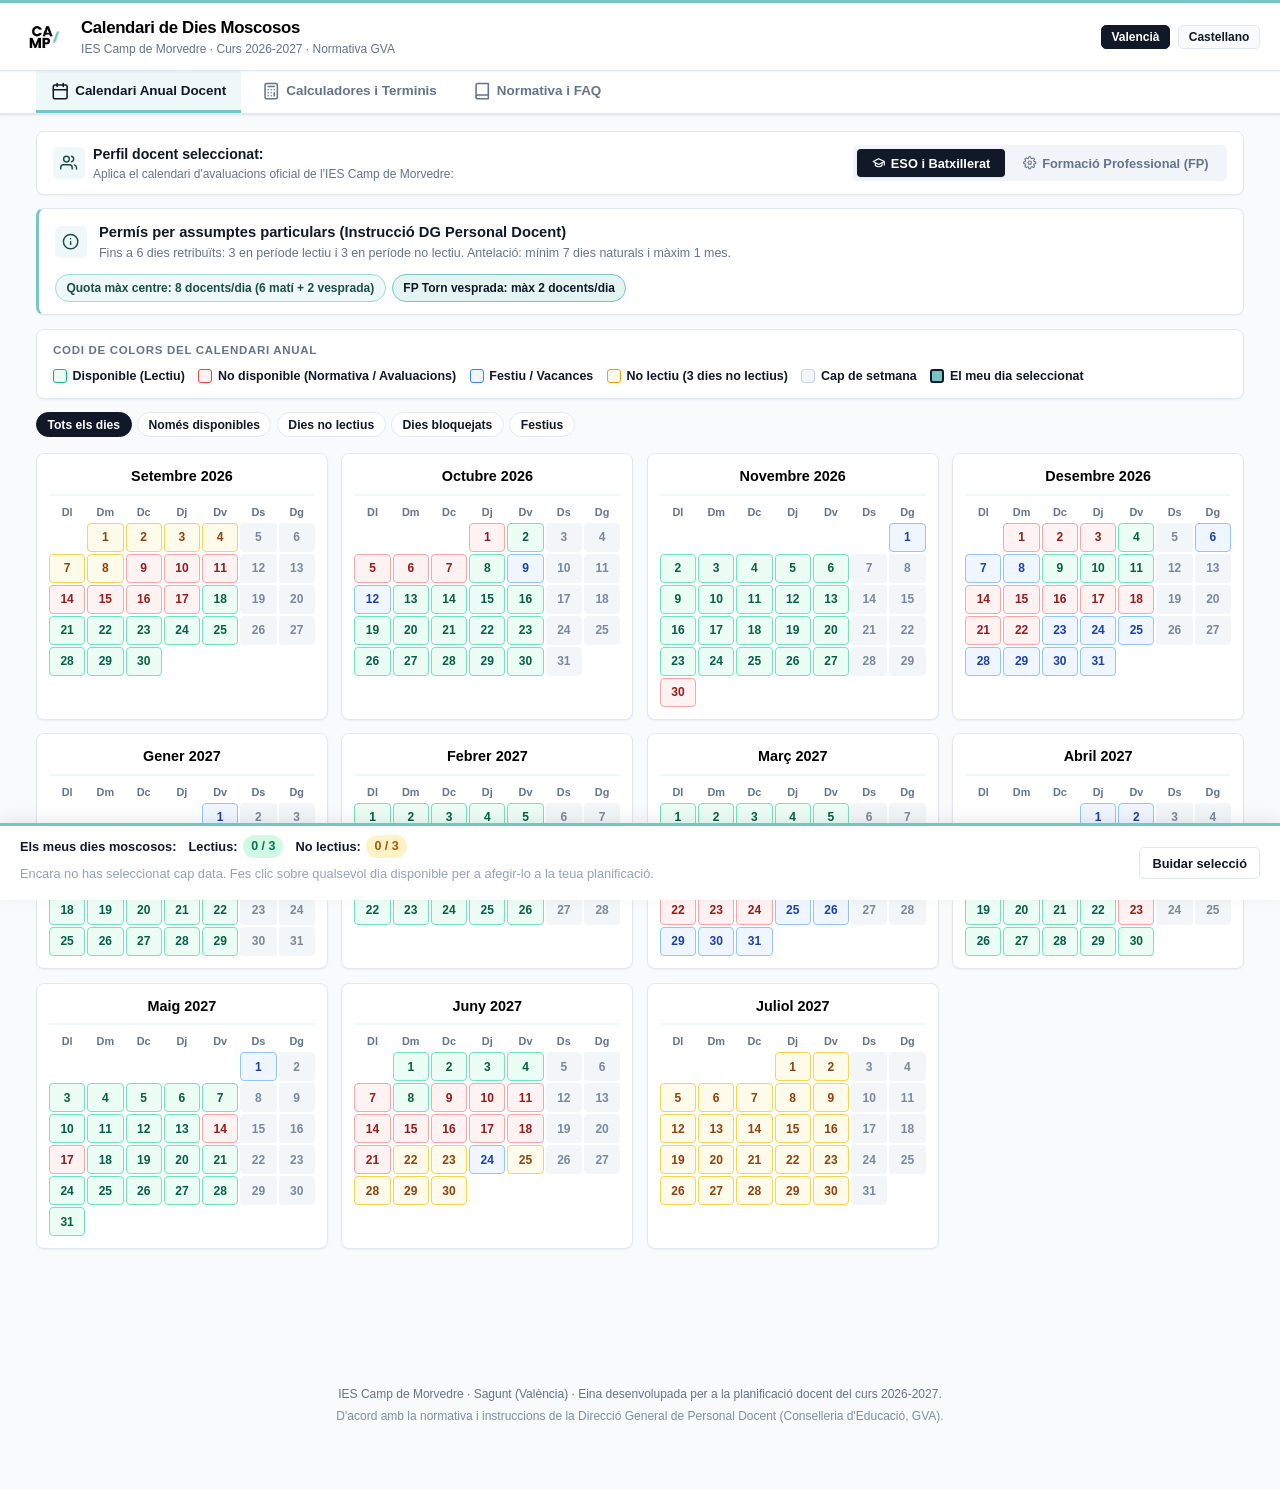
<file: moscosos/index.html>
<!DOCTYPE html>
<html lang="ca">
<head>
  <meta charset="UTF-8">
  <meta name="viewport" content="width=device-width, initial-scale=1.0">
  <title>Calendari de Dies Moscosos · IES Camp de Morvedre</title>
  <meta name="description" content="Calendari interactiu anual de dies de permís per assumptes particulars (dies moscosos) per al professorat de l'IES Camp de Morvedre (Sagunt). Curs 2026-2027 amb avaluacions específiques per a FP i ESO/Batxillerat segons normativa GVA.">
  <meta name="theme-color" content="#008080">
  <meta name="apple-mobile-web-app-title" content="Moscosos Morvedre">
  <meta name="mobile-web-app-capable" content="yes">
  <!-- Open Graph / Rich Previews -->
  <meta property="og:type" content="website">
  <meta property="og:title" content="Calendari de Dies Moscosos · IES Camp de Morvedre">
  <meta property="og:description" content="Planificació de dies de permís per assumptes particulars curs 2026-2027. Normativa GVA, calculadora de terminis i perfils FP / ESO-Batxillerat.">
  <link rel="stylesheet" href="./css/styles.css">
  <link rel="icon" type="image/svg+xml" href="data:image/svg+xml,%3Csvg xmlns='http://www.w3.org/2000/svg' viewBox='0 0 32 32'%3E%3Crect width='32' height='32' rx='6' fill='%23008080'/%3E%3Cpath d='M8 6v4M24 6v4M5 12h22M7 8h18a2 2 0 0 1 2 2v14a2 2 0 0 1-2 2H7a2 2 0 0 1-2-2V10a2 2 0 0 1 2-2z' stroke='%23ffffff' stroke-width='2' stroke-linecap='round' stroke-linejoin='round' fill='none'/%3E%3Ccircle cx='11' cy='17' r='1.5' fill='%23ffffff'/%3E%3Ccircle cx='16' cy='17' r='1.5' fill='%23ffffff'/%3E%3Ccircle cx='21' cy='17' r='1.5' fill='%23ffffff'/%3E%3Ccircle cx='11' cy='22' r='1.5' fill='%23ffffff'/%3E%3Ccircle cx='16' cy='22' r='1.5' fill='%23ffffff'/%3E%3Ccircle cx='21' cy='22' r='1.5' fill='%23ffffff'/%3E%3C/svg%3E">
</head>
<body>

  <!-- Capçalera amb colors i logotip oficial de l'IES Camp de Morvedre -->
  <header class="app-header">
    <div class="header-container">
      <div class="header-brand">
        <div class="header-logo-container">
          <img id="headerLogoImg" src="" alt="IES Camp de Morvedre" class="header-brand-logo">
        </div>
        <div class="header-titles">
          <h1 data-i18n="appTitle">Calendari de Dies Moscosos</h1>
          <p data-i18n="appSubtitle">IES Camp de Morvedre · Curs 2026-2027 · Normativa GVA</p>
        </div>
      </div>
      <div class="header-actions">
        <button type="button" class="lang-btn active" data-lang="val">Valencià</button>
        <button type="button" class="lang-btn" data-lang="es">Castellano</button>
      </div>
    </div>
  </header>

  <!-- Pestanyes de navegació -->
  <nav class="nav-tabs-wrapper no-print">
    <div class="nav-tabs">
      <button type="button" class="nav-tab active" data-target="panel-calendari">
        <span class="nav-tab-icon"><svg class="ui-icon" viewBox="0 0 24 24"><rect x="3" y="4" width="18" height="18" rx="2" ry="2"/><line x1="16" y1="2" x2="16" y2="6"/><line x1="8" y1="2" x2="8" y2="6"/><line x1="3" y1="10" x2="21" y2="10"/></svg></span>
        <span class="nav-tab-label" data-i18n="tabCalendar">Calendari Anual Docent</span>
      </button>
      <button type="button" class="nav-tab" data-target="panel-calculadores">
        <span class="nav-tab-icon"><svg class="ui-icon" viewBox="0 0 24 24"><rect x="4" y="2" width="16" height="20" rx="2"/><line x1="8" y1="6" x2="16" y2="6"/><line x1="16" y1="14" x2="16" y2="18"/><path d="M16 10h.01M12 10h.01M8 10h.01M12 14h.01M8 14h.01M12 18h.01M8 18h.01"/></svg></span>
        <span class="nav-tab-label" data-i18n="tabCalculators">Calculadores i Terminis</span>
      </button>
      <button type="button" class="nav-tab" data-target="panel-normativa">
        <span class="nav-tab-icon"><svg class="ui-icon" viewBox="0 0 24 24"><path d="M4 19.5A2.5 2.5 0 0 1 6.5 17H20"/><path d="M6.5 2H20v20H6.5A2.5 2.5 0 0 1 4 19.5v-15A2.5 2.5 0 0 1 6.5 2z"/></svg></span>
        <span class="nav-tab-label" data-i18n="tabNormative">Normativa i FAQ</span>
      </button>
    </div>
  </nav>

  <!-- Contingut Principal -->
  <main class="main-container">

    <!-- PESTANYA 1: CALENDARI ANUAL DOCENT -->
    <section id="panel-calendari" class="tab-panel active">
      
      <!-- Selector de Perfil Docent (FP vs ESO / Batxillerat) -->
      <div class="profile-selector-card no-print">
        <div class="profile-selector-title">
          <span class="profile-icon-badge">
            <svg class="ui-icon" viewBox="0 0 24 24"><path d="M17 21v-2a4 4 0 0 0-4-4H5a4 4 0 0 0-4 4v2"/><circle cx="9" cy="7" r="4"/><path d="M23 21v-2a4 4 0 0 0-3-3.87"/><path d="M16 3.13a4 4 0 0 1 0 7.75"/></svg>
          </span>
          <div>
            <h3 data-i18n="profileTitle">Perfil docent seleccionat:</h3>
            <p data-i18n="profileSubtitle">Aplica el calendari d'avaluacions oficial de l'IES Camp de Morvedre:</p>
          </div>
        </div>
        <div class="profile-buttons">
          <button type="button" class="profile-btn active" data-profile="eso_bat">
            <svg class="ui-icon ui-icon-btn" viewBox="0 0 24 24"><path d="M22 10v6M2 10l10-5 10 5-10 5z"/><path d="M6 12v5c3 3 9 3 12 0v-5"/></svg>
            <span data-i18n="profileEsoBat">ESO i Batxillerat</span>
          </button>
          <button type="button" class="profile-btn" data-profile="fp">
            <svg class="ui-icon ui-icon-btn" viewBox="0 0 24 24"><circle cx="12" cy="12" r="3"/><path d="M19.4 15a1.65 1.65 0 0 0 .33 1.82l.06.06a2 2 0 0 1 0 2.83 2 2 0 0 1-2.83 0l-.06-.06a1.65 1.65 0 0 0-1.82-.33 1.65 1.65 0 0 0-1 1.51V21a2 2 0 0 1-2 2 2 2 0 0 1-2-2v-.09A1.65 1.65 0 0 0 9 19.4a1.65 1.65 0 0 0-1.82.33l-.06.06a2 2 0 0 1-2.83 0 2 2 0 0 1 0-2.83l.06-.06a1.65 1.65 0 0 0 .33-1.82 1.65 1.65 0 0 0-1.51-1H3a2 2 0 0 1-2-2 2 2 0 0 1 2-2h.09A1.65 1.65 0 0 0 4.6 9a1.65 1.65 0 0 0-.33-1.82l-.06-.06a2 2 0 0 1 0-2.83 2 2 0 0 1 2.83 0l.06.06a1.65 1.65 0 0 0 1.82.33H9a1.65 1.65 0 0 0 1-1.51V3a2 2 0 0 1 2-2 2 2 0 0 1 2 2v.09a1.65 1.65 0 0 0 1 1.51 1.65 1.65 0 0 0 1.82-.33l.06-.06a2 2 0 0 1 2.83 0 2 2 0 0 1 0 2.83l-.06.06a1.65 1.65 0 0 0-.33 1.82V9a1.65 1.65 0 0 0 1.51 1H21a2 2 0 0 1 2 2 2 2 0 0 1-2 2h-.09a1.65 1.65 0 0 0-1.51 1z"/></svg>
            <span data-i18n="profileFp">Formació Professional (FP)</span>
          </button>
        </div>
      </div>

      <!-- Banner informatiu -->
      <div class="info-banner no-print">
        <div class="info-banner-content">
          <div class="info-banner-icon">
            <svg class="ui-icon" viewBox="0 0 24 24"><circle cx="12" cy="12" r="10"/><line x1="12" y1="16" x2="12" y2="12"/><line x1="12" y1="8" x2="12.01" y2="8"/></svg>
          </div>
          <div class="info-banner-text">
            <h3 data-i18n="bannerTitle">Permís per assumptes particulars (Instrucció DG Personal Docent)</h3>
            <p data-i18n="bannerDesc">Fins a 6 dies retribuïts: 3 en període lectiu i 3 en període no lectiu. Antelació: mínim 7 dies naturals i màxim 1 mes.</p>
          </div>
        </div>
        <div class="info-banner-badges">
          <span class="badge-quota" data-i18n="badgeQuotaText">Quota màx centre: 8 docents/dia (6 matí + 2 vesprada)</span>
          <span class="badge-quota" style="background: rgba(116, 197, 195, 0.2); color: #111827; border: 1px solid var(--brand-teal);" data-i18n="badgeQuotaTarde">FP Torn vesprada: màx 2 docents/dia</span>
        </div>
      </div>

      <!-- Llegenda del calendari -->
      <div class="legend-card no-print">
        <div class="legend-title" data-i18n="legendTitle">Codi de colors del calendari anual</div>
        <div class="legend-items">
          <div class="legend-item">
            <div class="legend-color-box disponible"></div>
            <span data-i18n="legDisponible">Disponible (Lectiu)</span>
          </div>
          <div class="legend-item">
            <div class="legend-color-box bloquejat"></div>
            <span data-i18n="legBloquejat">No disponible (Normativa / Avaluacions)</span>
          </div>
          <div class="legend-item">
            <div class="legend-color-box festiu"></div>
            <span data-i18n="legFestiu">Festiu / Vacances</span>
          </div>
          <div class="legend-item">
            <div class="legend-color-box no-lectiu"></div>
            <span data-i18n="legNoLectiu">No lectiu (3 dies no lectius)</span>
          </div>
          <div class="legend-item">
            <div class="legend-color-box cap-de-setmana"></div>
            <span data-i18n="legCapDeSetmana">Cap de setmana</span>
          </div>
          <div class="legend-item">
            <div class="legend-color-box seleccionat"></div>
            <span data-i18n="legSeleccionat">El meu dia seleccionat</span>
          </div>
        </div>
      </div>

      <!-- Barra de filtres ràpids -->
      <div class="calendar-controls no-print">
        <div class="filter-pills">
          <button type="button" class="filter-pill active" data-filter="all" data-i18n="filterAll">Tots els dies</button>
          <button type="button" class="filter-pill" data-filter="disponible" data-i18n="filterAvailable">Només disponibles</button>
          <button type="button" class="filter-pill" data-filter="no-lectiu" data-i18n="filterNoLectius">Dies no lectius</button>
          <button type="button" class="filter-pill" data-filter="no-disponible" data-i18n="filterBlocked">Dies bloquejats</button>
          <button type="button" class="filter-pill" data-filter="festiu" data-i18n="filterHolidays">Festius</button>
        </div>
      </div>

      <!-- VISTA ANUAL COMPLETA (TOTS ELS MESOS) -->
      <div id="yearGridContainer" class="year-view-container"></div>

    </section>

    <!-- PESTANYA 2: CALCULADORES I TERMINIS -->
    <section id="panel-calculadores" class="tab-panel">
      <div class="tool-grid">
        
        <!-- Calculadora de terminis -->
        <div class="tool-card">
          <div class="tool-card-header">
            <span class="tool-icon">
              <svg class="ui-icon" viewBox="0 0 24 24"><circle cx="12" cy="12" r="10"/><polyline points="12 6 12 12 16 14"/></svg>
            </span>
            <h3 class="tool-title" data-i18n="calcTitle1">Calculadora de Finestra de Sol·licitud</h3>
          </div>
          <p style="font-size: 0.85rem; color: var(--gva-text-muted); margin-bottom: 1rem;" data-i18n="calcDesc1">
            Indica el dia que voldries gaudir com a moscós per a saber quan has d'enviar la sol·licitud com a molt tard (mínim 7 dies naturals) i quan s'obri el termini (màxim 1 mes).
          </p>
          <div class="form-group">
            <label class="form-label" for="calcTargetDate" data-i18n="lblTargetDate">Data desitjada per al permís:</label>
            <input type="date" id="calcTargetDate" class="form-input" min="2026-09-01" max="2027-07-31" value="2026-11-16">
          </div>
          <div class="result-card" id="calcWinResult">
            <span style="font-size: 0.85rem; color: #64748b;" data-i18n="calcWinPlaceholder">Tria una data per a veure els terminis d'antelació (mínim 7 dies naturals i màxim 1 mes).</span>
          </div>
        </div>

        <!-- Calculadora de proporcionalitat -->
        <div class="tool-card">
          <div class="tool-card-header">
            <span class="tool-icon">
              <svg class="ui-icon" viewBox="0 0 24 24"><path d="M12 3v18M6 8l6-5 6 5M3 13l3-5 3 5a3 3 0 0 1-6 0zM15 13l3-5 3 5a3 3 0 0 1-6 0z"/><path d="M4 21h16"/></svg>
            </span>
            <h3 class="tool-title" data-i18n="calcTitle2">Calculadora de Proporcionalitat (Interins / Substitucions)</h3>
          </div>
          <p style="font-size: 0.85rem; color: var(--gva-text-muted); margin-bottom: 1rem;" data-i18n="calcDesc2">
            Si no tens nomenament per a tot el curs escolar complet (1 setembre a 31 agost), calcula quants dies et pertoquen proporcionalment.
          </p>
          <div class="form-group">
            <label class="form-label" for="calcStart" data-i18n="lblStartDate">Data d'inici del nomenament:</label>
            <input type="date" id="calcStart" class="form-input" value="2026-10-01">
          </div>
          <div class="form-group">
            <label class="form-label" for="calcEnd" data-i18n="lblEndDate">Data de finalització del nomenament:</label>
            <input type="date" id="calcEnd" class="form-input" value="2027-06-30">
          </div>
          <button type="button" class="btn-primary" id="btnDoCalcProp" style="width: 100%;" data-i18n="btnCalculateProp">
            Calcular dies que em pertoquen
          </button>
          <div class="result-card" id="propResult" style="margin-top: 1rem;"></div>
        </div>

      </div>

      <!-- Contingent de plantilla -->
      <div class="tool-card" style="margin-top: 1.5rem;">
        <div class="tool-card-header">
          <span class="tool-icon">
            <svg class="ui-icon" viewBox="0 0 24 24"><path d="M17 21v-2a4 4 0 0 0-4-4H5a4 4 0 0 0-4 4v2"/><circle cx="9" cy="7" r="4"/><path d="M23 21v-2a4 4 0 0 0-3-3.87"/><path d="M16 3.13a4 4 0 0 1 0 7.75"/></svg>
          </span>
          <h3 class="tool-title" data-i18n="calcTitle3">Taula de Quotes per Plantilla (Ordre Oficial GVA)</h3>
        </div>
        <p style="font-size: 0.9rem; margin-bottom: 1rem;" data-i18n="quotaDesc">
          La concessió està supeditada a les necessitats del servei educatiu. El nombre màxim de docents en el centre als quals podrà concedir-se aquest permís per a un mateix dia lectiu s'ajusta a l'escala oficial de la Conselleria:
        </p>
        <table class="quota-table">
          <thead>
            <tr>
              <th data-i18n="quotaThStaff">Plantilla docent del centre</th>
              <th data-i18n="quotaThMax">Màxim simultani de docents per dia lectiu</th>
            </tr>
          </thead>
          <tbody>
            <tr>
              <td data-i18n="quotaR1Staff">Fins a 20 docents</td>
              <td data-i18n="quotaR1Max">1 docent</td>
            </tr>
            <tr>
              <td data-i18n="quotaR2Staff">De 21 a 40 docents</td>
              <td data-i18n="quotaR2Max">2 docents</td>
            </tr>
            <tr>
              <td data-i18n="quotaR3Staff">De 41 a 60 docents</td>
              <td data-i18n="quotaR3Max">3 docents</td>
            </tr>
            <tr>
              <td data-i18n="quotaR4Staff">De 61 a 80 docents</td>
              <td data-i18n="quotaR4Max">4 docents</td>
            </tr>
            <tr>
              <td data-i18n="quotaR5Staff">Més de 81 docents</td>
              <td data-i18n="quotaR5Max">5 docents</td>
            </tr>
          </tbody>
        </table>
        <div class="alert-box info" style="margin-top: 1rem;" data-i18n-html="quotaCriteria">
          <strong>Criteris oficials de prelació en cas de concurrència per al mateix dia (Resolució 19/10/2026):</strong>
          <p style="margin-top: 0.35rem; margin-bottom: 0.35rem;">Quan el nombre de sol·licituds supere la quota màxima autoritzada per al centre o per torn, l'adjudicació s'ordenarà segons els criteris vinculants següents:</p>
          <ol style="margin-left: 1.25rem; font-size: 0.82rem; line-height: 1.5;">
            <li><strong>Menor nombre de dies gaudits:</strong> Tindrà prioritat qui haja gaudit de menor nombre de dies d'assumptes particulars en el curs escolar actual.</li>
            <li><strong>Antiguitat en el centre:</strong> Major temps de serveis prestats a l'IES Camp de Morvedre (se sumen períodes interromputs).</li>
            <li><strong>Antiguitat en el cos docent:</strong> Major temps de serveis prestats en el cos docent (se sumen períodes interromputs).</li>
            <li><strong>Edat o discapacitat:</strong> Tindre 55 anys o més, o bé tindre reconegut un grau de discapacitat igual o superior al 33%.</li>
            <li><strong>Criteri de desempat subsidiari:</strong> Si persisteix l'empat, s'aplicarà el criteri establert pels òrgans col·legiats del centre (Claustre i Consell Escolar).</li>
          </ol>
        </div>
        <div class="alert-box info" style="margin-top: 0.75rem; border-left: 4px solid var(--brand-teal);" data-i18n-html="quotaTardeNotice">
          <strong><svg class="ui-icon ui-icon-inline" viewBox="0 0 24 24"><path d="M21 10c0 7-9 13-9 13s-9-6-9-13a9 9 0 0 1 18 0z"/><circle cx="12" cy="10" r="3"/></svg>Quota específica de l'IES Camp de Morvedre (Distribució per torns):</strong> Per a la plantilla del centre (entre 141 i 160 docents a 1 de setembre) i atenent a l'organització en dos torns lectius, el contingent màxim és de <strong>8 docents al dia</strong>: <strong>6 docents pel torn de matí</strong> i <strong>2 professors/es pel torn de vesprada</strong> (FP). En cap cas podran coincidir més de 2 docents de vesprada el mateix dia.
        </div>
      </div>
    </section>

    <!-- PESTANYA 3: NORMATIVA I FAQ -->
    <section id="panel-normativa" class="tab-panel">
      
      <div class="tool-card" style="margin-bottom: 2rem;">
        <div class="tool-card-header">
          <span class="tool-icon">
            <svg class="ui-icon" viewBox="0 0 24 24"><path d="M14 2H6a2 2 0 0 0-2 2v16a2 2 0 0 0 2 2h12a2 2 0 0 0 2-2V8z"/><polyline points="14 2 14 8 20 8"/><line x1="16" y1="13" x2="8" y2="13"/><line x1="16" y1="17" x2="8" y2="17"/><polyline points="10 9 9 9 8 9"/></svg>
          </span>
          <h3 class="tool-title" data-i18n="normativeSummaryTitle">Resum de la Normativa Oficial de Dies Moscosos (Instrucció 1/2026 i Resolució 19/10/2026)</h3>
        </div>
        <div style="font-size: 0.925rem; line-height: 1.7; color: var(--gva-text-main);" data-i18n-html="normativeSummaryBody">
          <p><strong>1. Concepte i dies màxims:</strong> Permís retribuït per assumptes particulars sense necessitat de justificació. El professorat disposa de fins a <strong>6 dies per curs escolar</strong> (de l'1 de setembre al 31 d'agost de l'any següent), distribuïts en un màxim de <strong>3 dies en període lectiu</strong> i <strong>3 dies en període no lectiu</strong>.</p>
          <br>
          <p><strong>2. Retribució i pla pedagògic inexcusable:</strong> Els sis dies són amb dret íntegre a retribucions. El docent té l'<strong>obligació d'elaborar i deixar dipositat a la Prefectura d'Estudis un pla d'activitats per a l'alumnat</strong> amb antelació per garantir la continuïtat pedagògica.</p>
          <br>
          <p><strong>3. Gravació obligatòria en ITACA (Punt 1 Resolució 19/10/2026):</strong> Totes les sol·licituds i el seu gaudi han de quedar registrats en la plataforma ITACA. El centre educatiu selecciona aquest permís com a «assumptes particulars» per justificar les absències.</p>
          <br>
          <p><strong>4. Sol·licitud i resolució per la Direcció (Punt 2 Resolució 19/10/2026):</strong></p>
          <ul style="margin-left: 1.5rem; margin-top: 0.25rem;">
            <li><strong>Termini de presentació:</strong> Davant la Direcció amb una antelació mínima de <strong>7 dies naturals</strong> i màxima d'<strong>un mes</strong> respecte a la data sol·licitada.</li>
            <li><strong>Termini de resolució:</strong> La Direcció del centre emetrà la resolució favorable <strong>dins dels 6 dies naturals previs a la data</strong> d'efecte del permís (per permetre que, en cas de denegació o renúncia, altres companys/es puguen sol·licitar el dia).</li>
            <li><strong>Motivació i silenci:</strong> La resolució denegatòria serà motivada per raons justificades del servei educatiu. El silenci administratiu té caràcter <strong>desestimatori (negatiu)</strong>.</li>
          </ul>
          <br>
          <p><strong>5. Plantilla de referència i quotes del centre (Punt 3 Resolució 19/10/2026):</strong> El contingent màxim de docents es determina per la plantilla docent del centre a data <strong>1 de setembre de cada curs escolar</strong>. A l'IES Camp de Morvedre (plantilla entre 141 i 160 docents), la quota és de <strong>8 docents al dia: 6 docents pel torn de matí i 2 professors/es pel torn de vesprada</strong> (FP). En cap cas podran coincidir més de dos docents del torn de vesprada en una mateixa data.</p>
          <br>
          <p><strong>6. Criteris oficials de prelació per concurrència (Punt 4 Resolució 19/10/2026):</strong> Si es supera la quota per a un mateix dia, l'ordre de prioritat vinculant és: 1r Menor nombre de dies moscosos gaudits en el curs; 2n Major antiguitat en el centre; 3r Major antiguitat en el cos docent; 4t Tindre 55 anys o més o discapacitat ≥ 33%; 5è Desempat subsidiari acordat pels òrgans col·legiats del centre.</p>
          <br>
          <p><strong>7. Personal interí, vacants i proporcionalitat (Punt 5 Resolució 19/10/2026):</strong></p>
          <ul style="margin-left: 1.5rem; margin-top: 0.25rem;">
            <li><strong>Fórmula oficial:</strong> Per a cadascuna de les modalitats (lectius i no lectius): <code>round(3 · X / 365)</code>, on X són els dies de servei actiu acumulats en el curs.</li>
            <li><strong>Vacants adjudicades abans de l'1 de novembre:</strong> 3 dies lectius + 3 no lectius (6 dies d'entrada, gaudi immediat).</li>
            <li><strong>Vacants adjudicades a partir de l'1 de novembre:</strong> 2 dies lectius + 2 no lectius (4 dies d'entrada; ampliable a 3+3 si s'acredita un còmput global de 305 dies amb substitucions prèvies).</li>
            <li><strong>Substitucions per dies acumulats:</strong> Menys de 61 dies: 0 dies; de 61 a 182 dies: 2 dies (1 lectiu + 1 no lectiu); de 183 a 304 dies: 4 dies (2 lectius + 2 no lectius); a partir de 305 dies: 6 dies (3 lectius + 3 no lectius).</li>
          </ul>
          <br>
          <p><strong>8. Professorat itinerant, religió i especialistes d'FP (Punts 6, 7 i 8 Resolució 19/10/2026):</strong></p>
          <ul style="margin-left: 1.5rem; margin-top: 0.25rem;">
            <li><strong>Itinerants:</strong> Se sol·licita a la direcció del centre d'adscripció i requereix el vistiplau de la direcció de l'altre centre compartit si té docència assignada en eixa data.</li>
            <li><strong>Religió i especialistes/experts de sectors productius d'FP:</strong> Idèntic règim (amb contracte indefinit s'equiparen a funcionaris de carrera, amb contracte temporal s'equiparen a interins amb còmput proporcional).</li>
          </ul>
          <br>
          <p><strong>9. Prohibicions i exclusions expresses:</strong></p>
          <ul style="margin-left: 1.5rem; margin-top: 0.25rem;">
            <li>Durant els <strong>7 primers dies lectius</strong> del curs (del 9 al 17 de setembre de 2026).</li>
            <li>Durant els <strong>7 últims dies lectius</strong> del curs (del 10 al 18 de juny de 2027).</li>
            <li>Dins dels <strong>7 dies previs o posteriors a les vacances</strong> escolars de Nadal, Falles i Pasqua.</li>
            <li>En <strong>períodes d'avaluació</strong> escolars (segons el calendari oficial d'avaluacions d'ESO/Batxillerat o FP), ni entre l'avaluació ordinària i extraordinària de final de curs.</li>
            <li><strong>No es poden gaudir de manera consecutiva</strong> (tampoc divendres i dilluns).</li>
          </ul>
        </div>
      </div>

      <h3 style="font-size: 1.15rem; font-weight: 800; color: var(--brand-black); margin-bottom: 1rem;" data-i18n="faqSectionTitle">
        Preguntes Freqüents (FAQ)
      </h3>

      <div class="faq-item">
        <button type="button" class="faq-question">
          <span data-i18n="faqQ1">Puc ajuntar dos dies moscosos si un és dijous i l'altre divendres?</span>
          <span class="faq-toggle-icon">+</span>
        </button>
        <div class="faq-answer" data-i18n-html="faqA1">
          No. La normativa estableix de manera taxativa que <em>"no podran gaudir-se de manera consecutiva"</em>. Tampoc és permés demanar divendres i dilluns consecutius, ja que es consideren dies laborals consecutius.
        </div>
      </div>

      <div class="faq-item">
        <button type="button" class="faq-question">
          <span data-i18n="faqQ2">Per què hi ha dies bloquejats diferents entre FP i ESO/Batxillerat?</span>
          <span class="faq-toggle-icon">+</span>
        </button>
        <div class="faq-answer" data-i18n-html="faqA2">
          Perquè la normativa de la Conselleria d'Educació prohibeix expressament gaudir de dies moscosos durant els períodes d'avaluacions. Com que les dates de les sessions d'avaluació inicial, 1a, 2a, final i extraordinària dels Cicles Formatius (FPB, Grau Mitjà, Grau Superior, Cursos d'Especialització) no coincideixen exactament amb les d'ESO i Batxillerat, hem incorporat el calendari oficial específic d'avaluacions de l'IES Camp de Morvedre perquè pugues consultar amb total precisió els teus dies hàbils segons les teues etapes educatives.
        </div>
      </div>

      <div class="faq-item">
        <button type="button" class="faq-question">
          <span data-i18n="faqQ3">Puc demanar un moscós lectiu el mes de setembre?</span>
          <span class="faq-toggle-icon">+</span>
        </button>
        <div class="faq-answer" data-i18n-html="faqA3">
          A partir del 18 de setembre. Els 7 primers dies lectius amb alumnat (del 9 al 17 de setembre de 2026) estan bloquejats per normativa. Els dies de l'1 al 8 de setembre són període no lectiu, on es podria sol·licitar un dels 3 dies no lectius.
        </div>
      </div>

      <div class="faq-item">
        <button type="button" class="faq-question">
          <span data-i18n="faqQ4">Què passa si dos o més companys del mateix departament demanem el mateix dia?</span>
          <span class="faq-toggle-icon">+</span>
        </button>
        <div class="faq-answer" data-i18n-html="faqA4">
          La concessió està supeditada a les necessitats del servei educatiu. Segons la Resolució de 19 d'octubre de 2026 de la DG de Personal Docent, si es supera la quota màxima s'aplica el següent ordre vinculant de prelació: 1r) Menor nombre de dies moscosos gaudits en el curs actual; 2n) Major antiguitat en el centre; 3r) Major antiguitat en el cos docent; 4t) Tindre 55 anys o més o una discapacitat igual o superior al 33%; 5è) Criteri de desempat fixat pels òrgans col·legiats del centre (Claustre i Consell Escolar).
        </div>
      </div>

      <div class="faq-item">
        <button type="button" class="faq-question">
          <span data-i18n="faqQ5">Sóc interí/na i tinc una vacant o substitució temporal. Quants dies em toquen?</span>
          <span class="faq-toggle-icon">+</span>
        </button>
        <div class="faq-answer" data-i18n-html="faqA5">
          Segons la Resolució de 19 d'octubre de 2026, la fórmula oficial per a cadascuna de les modalitats (lectius i no lectius) és: <code>round(3 · X / 365)</code>. Per a substitucions: menys de 61 dies treballats = 0 dies; de 61 a 182 dies = 2 dies (1 lectiu + 1 no lectiu); de 183 a 304 dies = 4 dies (2 lectius + 2 no lectius); a partir de 305 dies = 6 dies (3 lectius + 3 no lectius). A més, si tens una vacant adjudicada abans de l'1 de novembre, et pertoquen directament els 6 dies (3+3); i si s'adjudica a partir de l'1 de novembre, 4 dies (2+2). En cas de successió de nomenaments en el mateix curs escolar, conserves els dies pendents de gaudi!
        </div>
      </div>

      <div class="faq-item">
        <button type="button" class="faq-question">
          <span data-i18n="faqQ6">Si no gaste els dies d'aquest curs, els puc acumular per al curs vinent?</span>
          <span class="faq-toggle-icon">+</span>
        </button>
        <div class="faq-answer" data-i18n-html="faqA6">
          No. Els dies no gaudits abans de la finalització del curs escolar caduquen i no són acumulables en cap cas.
        </div>
      </div>

      <div class="faq-item">
        <button type="button" class="faq-question">
          <span data-i18n="faqQ7">Com s'aplica el límit de dies moscosos per al professorat del torn de vesprada d'FP?</span>
          <span class="faq-toggle-icon">+</span>
        </button>
        <div class="faq-answer" data-i18n-html="faqA7">
          A l'IES Camp de Morvedre s'aplica una distribució diferenciada per torns (plantilla de 141-160 docents): el contingent màxim és de <strong>6 docents pel torn de matí</strong> i de <strong>2 docents pel torn de vesprada</strong>. Per tant, <strong>mai podran gaudir de permís per assumptes particulars més de dos professors o professores del torn de vesprada el mateix dia</strong>, i el total del centre mai podrà superar els <strong>8 docents diaris (6 de matí + 2 de vesprada)</strong>, garantint sempre la correcta atenció educativa.
        </div>
      </div>

      <div class="faq-item">
        <button type="button" class="faq-question">
          <span data-i18n="faqQ8">Com es tramita la sol·licitud en ITACA i en quin termini ha de resoldre la Direcció?</span>
          <span class="faq-toggle-icon">+</span>
        </button>
        <div class="faq-answer" data-i18n-html="faqA8">
          Segons la Resolució de 19 d'octubre de 2026 (Punts 1 i 2), la sol·licitud i concessió s'ha de gravar obligatòriament en ITACA, seleccionant el permís per «assumptes particulars». La Direcció del centre emetrà la resolució favorable <strong>dins dels 6 dies naturals previs a la data sol·licitada</strong>. Aquest marge de 6 dies garanteix que, si es denega o la persona sol·licitant hi renuncia, altres docents puguen aprofitar la vacant en la quota. Les denegacions han de ser sempre motivades i el silenci té caràcter desestimatori.
        </div>
      </div>

      <div class="faq-item">
        <button type="button" class="faq-question">
          <span data-i18n="faqQ9">Com s'aplica el permís al professorat itinerant, de religió o especialistes d'FP?</span>
          <span class="faq-toggle-icon">+</span>
        </button>
        <div class="faq-answer" data-i18n-html="faqA9">
          Segons els punts 6, 7 i 8 de la Resolució de 19 d'octubre de 2026: <strong>1) Docents itinerants:</strong> han de presentar la sol·licitud a la direcció del seu centre d'adscripció i, si el dia sol·licitat tenen jornada lectiva en l'altre centre compartit, caldrà el vistiplau previ d'aquest altre centre; <strong>2) Professorat de religió i persones expertes/especialistes de sectors productius d'FP:</strong> s'aplica el mateix règim que a la resta del personal docent (si tenen contracte indefinit, l'equivalent a funcionaris de carrera; si tenen contracte temporal, l'equivalent a funcionaris interins amb dret proporcional segons la durada del nomenament).
        </div>
      </div>

    </section>

  </main>

  <!-- Modal de Detalls del Dia -->
  <div id="dayModal" class="modal-overlay no-print">
    <div class="modal-card">
      <div class="modal-header">
        <h3 id="modalDateTitle">Detalls de la data</h3>
        <button type="button" class="modal-close-btn" id="modalBtnClose">×</button>
      </div>
      <div class="modal-body">
        <div>
          <span id="modalStatusBadge" class="day-detail-status">Disponible</span>
        </div>
        <p id="modalDescription" style="font-size: 0.95rem; margin-bottom: 1rem;"></p>

        <div id="modalRestrictionSec" class="modal-section" style="display: none;">
          <div class="modal-section-title" data-i18n="modalReasonLabel">Motiu de la restricció:</div>
          <p id="modalRestrictionText" style="color: #b91c1c; font-weight: 500; font-size: 0.9rem;"></p>
        </div>

        <div class="modal-section">
          <div class="modal-section-title" data-i18n="modalDeadlinesLabel">Terminis de sol·licitud i resolució:</div>
          <div class="timeline-card">
            <div class="timeline-item">
              <div class="timeline-label" data-i18n="modalEarliestLabel">Obertura de sol·licitud (1 mes abans):</div>
              <div class="timeline-value" id="modalEarliest">--/--/----</div>
            </div>
            <div class="timeline-item">
              <div class="timeline-label" data-i18n="modalDeadlineLabel">Data límit recomanada (7 dies naturals abans):</div>
              <div class="timeline-value" id="modalDeadline" style="color: #b91c1c;">--/--/----</div>
            </div>
          </div>
          <p style="font-size: 0.75rem; color: var(--gva-text-muted); margin-top: 0.35rem; line-height: 1.35;" data-i18n="modalResolutionNote">
            * La Direcció resoldrà dins dels 6 dies naturals previs a la data. Tramitació i gravació prèvia en ITACA.
          </p>
        </div>

        <div class="alert-box info" style="margin-top: 1rem; font-size: 0.85rem;">
          <svg class="ui-icon ui-icon-inline" viewBox="0 0 24 24"><circle cx="12" cy="12" r="10"/><line x1="12" y1="16" x2="12" y2="12"/><line x1="12" y1="8" x2="12.01" y2="8"/></svg>
          <span data-i18n="modalPlanNotice">Recordatori: És obligatori deixar un pla d'activitats per a l'alumnat a Prefectura d'Estudis.</span>
        </div>
      </div>
      <div class="modal-footer">
        <button type="button" class="btn-primary" id="modalBtnToggle">Afegir a la meua selecció</button>
      </div>
    </div>
  </div>

  <!-- Barra Sticky Inferior de Selecció Personal -->
  <aside class="selection-bar no-print">
    <div class="selection-bar-inner">
      <div>
        <div class="selection-counts">
          <div class="count-badge">
            <span data-i18n="selectionBarTitle">Els meus dies moscosos:</span>
          </div>
          <div class="count-badge">
            <span data-i18n="countLectiusLabel">Lectius:</span>
            <span class="count-pill lectius" id="countLectius">0 / 3</span>
          </div>
          <div class="count-badge">
            <span data-i18n="countNoLectiusLabel">No lectius:</span>
            <span class="count-pill no-lectius" id="countNoLectius">0 / 3</span>
          </div>
        </div>
        <div class="selected-dates-chips" id="selectedChips"></div>
        <div id="selectionAlerts" style="margin-top: 0.5rem;"></div>
      </div>

      <div class="selection-actions">
        <button type="button" class="btn-outline" id="btnClearSelection" data-i18n="btnClearSelection">
          Buidar selecció
        </button>
      </div>
    </div>
  </aside>

  <!-- Peu de pàgina -->
  <footer class="app-footer no-print">
    <p data-i18n="footerText1">IES Camp de Morvedre · Sagunt (València) · Eina desenvolupada per a la planificació docent del curs 2026-2027.</p>
    <p style="margin-top: 4px; opacity: 0.8;" data-i18n="footerText2">D'acord amb la normativa i instruccions de la Direcció General de Personal Docent (Conselleria d'Educació, GVA).</p>
  </footer>

  <!-- Scripts -->
  <script src="./js/logo-data.js"></script>
  <script src="./js/calendar-data.js"></script>
  <script src="./js/rules.js"></script>
  <script src="./js/app.js"></script>
</body>
</html>
</file>
<file: moscosos/css/styles.css>
/* ==========================================================================
   Estils Corporatius IES CAMP DE MORVEDRE - Calendari de Dies Moscosos
   Paleta oficial inspirada en el logotip: Negre geomètric (#000000 / #111827)
   i Turquesa / Verd Marí (#74c5c3)
   ========================================================================== */

:root {
  /* Identitat IES Camp de Morvedre */
  --brand-black: #000000;
  --brand-dark: #111827;
  --brand-dark-soft: #1f2937;
  --brand-teal: #74c5c3;
  --brand-teal-hover: #5cb3b1;
  --brand-teal-dark: #1b4d4b;
  --brand-teal-light: #eef8f8;
  --brand-teal-border: #9edbd9;

  --gva-primary: #111827;
  --gva-primary-dark: #000000;
  --gva-accent: #74c5c3;
  --gva-gold: #d97706;
  --gva-bg: #f8fafc;
  --gva-card-bg: #ffffff;
  --gva-text-main: #111827;
  --gva-text-muted: #64748b;
  --gva-border: #e2e8f0;

  /* Estats del calendari */
  --color-disponible: #10b981;
  --color-disponible-bg: #ecfdf5;
  --color-disponible-border: #6ee7b7;

  --color-bloquejat: #ef4444;
  --color-bloquejat-bg: #fef2f2;
  --color-bloquejat-border: #fca5a5;

  --color-festiu: #3b82f6;
  --color-festiu-bg: #eff6ff;
  --color-festiu-border: #93c5fd;

  --color-no-lectiu: #f59e0b;
  --color-no-lectiu-bg: #fffbeb;
  --color-no-lectiu-border: #fcd34d;

  --color-weekend: #64748b;
  --color-weekend-bg: #f1f5f9;
  --color-weekend-border: #cbd5e1;

  --font-family: -apple-system, BlinkMacSystemFont, "Montserrat", "Segoe UI", Roboto, "Helvetica Neue", Arial, sans-serif;
  --radius-lg: 12px;
  --radius-md: 8px;
  --radius-sm: 5px;
  --shadow-sm: 0 1px 2px rgba(0, 0, 0, 0.05);
  --shadow-md: 0 4px 6px -1px rgba(0, 0, 0, 0.08), 0 2px 4px -2px rgba(0, 0, 0, 0.04);
  --shadow-lg: 0 10px 15px -3px rgba(0, 0, 0, 0.1), 0 4px 6px -4px rgba(0, 0, 0, 0.05);
  --shadow-glow: 0 0 0 3px rgba(116, 197, 195, 0.4);
}

* {
  box-sizing: border-box;
  margin: 0;
  padding: 0;
}

body {
  font-family: var(--font-family);
  background-color: var(--gva-bg);
  color: var(--gva-text-main);
  line-height: 1.5;
  font-size: 15px;
  -webkit-font-smoothing: antialiased;
}

/* ==========================================================================
   Iconografia vectorial SVG integrada (sense emojis ni dependències externes)
   ========================================================================== */
.ui-icon {
  display: inline-block;
  vertical-align: -0.15em;
  width: 1.15em;
  height: 1.15em;
  stroke-width: 2;
  stroke: currentColor;
  fill: none;
  stroke-linecap: round;
  stroke-linejoin: round;
  flex-shrink: 0;
}

.ui-icon-btn {
  width: 1.05em;
  height: 1.05em;
}

.ui-icon-inline {
  width: 1.1em;
  height: 1.1em;
  margin-right: 0.35rem;
}

.ui-icon-danger { color: #dc2626; }
.ui-icon-warning { color: #d97706; }
.ui-icon-info { color: #0284c7; }
.ui-icon-success { color: #059669; }
.ui-icon-teal { color: var(--brand-teal-dark); }

.profile-icon-badge {
  display: inline-flex;
  align-items: center;
  justify-content: center;
  width: 32px;
  height: 32px;
  border-radius: var(--radius-sm);
  background: var(--brand-teal-light);
  color: var(--brand-teal-dark);
  flex-shrink: 0;
}

.nav-tab-icon {
  display: inline-flex;
  align-items: center;
  justify-content: center;
}

.nav-tab-icon .ui-icon {
  width: 1.15rem;
  height: 1.15rem;
}

/* ==========================================================================
   Header amb estil i logotip de l'IES Camp de Morvedre
   ========================================================================== */
.app-header {
  background: #ffffff;
  color: var(--brand-dark);
  padding: 0.75rem 1rem;
  border-top: 3px solid var(--brand-teal);
  border-bottom: 1px solid var(--gva-border);
  box-shadow: var(--shadow-sm);
  position: sticky;
  top: 0;
  z-index: 40;
}

.header-container {
  max-width: 1240px;
  margin: 0 auto;
  display: flex;
  flex-wrap: wrap;
  align-items: center;
  justify-content: space-between;
  gap: 0.75rem;
}

.header-brand {
  display: flex;
  align-items: center;
  gap: 0.75rem;
}

.header-logo-container {
  display: flex;
  align-items: center;
  justify-content: center;
  background: transparent;
  padding: 0;
  border: none;
}

.header-brand-logo {
  height: 36px;
  width: auto;
  object-fit: contain;
  display: block;
}

.header-titles h1 {
  font-size: 1.05rem;
  font-weight: 800;
  letter-spacing: -0.02em;
  color: var(--brand-black);
}

.header-titles p {
  font-size: 0.75rem;
  color: var(--gva-text-muted);
  font-weight: 500;
}

.header-actions {
  display: flex;
  align-items: center;
  gap: 0.5rem;
}

.lang-btn {
  background: #f8fafc;
  border: 1px solid var(--gva-border);
  color: var(--brand-dark);
  padding: 0.25rem 0.6rem;
  border-radius: var(--radius-sm);
  font-size: 0.75rem;
  font-weight: 700;
  cursor: pointer;
  transition: all 0.2s ease;
}

.lang-btn:hover {
  background: var(--brand-teal-light);
  border-color: var(--brand-teal);
  color: var(--brand-teal-dark);
}

.lang-btn.active {
  background: var(--brand-dark);
  color: #ffffff;
  border-color: var(--brand-dark);
}

/* ==========================================================================
   Barra de navegació / Pestanyes (Tabs)
   ========================================================================== */
.nav-tabs-wrapper {
  background: #ffffff;
  border-bottom: 2px solid var(--gva-border);
  box-shadow: var(--shadow-sm);
}

.nav-tabs {
  max-width: 1240px;
  margin: 0 auto;
  display: flex;
  overflow-x: auto;
  padding: 0 1rem;
  gap: 0.35rem;
}

.nav-tab {
  padding: 0.65rem 0.95rem;
  background: none;
  border: none;
  border-bottom: 3px solid transparent;
  color: var(--gva-text-muted);
  font-size: 0.84rem;
  font-weight: 700;
  cursor: pointer;
  white-space: nowrap;
  display: flex;
  align-items: center;
  gap: 0.35rem;
  transition: all 0.2s ease;
}

.nav-tab:hover {
  color: var(--brand-dark);
  background: #f8fafc;
}

.nav-tab.active {
  color: var(--brand-dark);
  border-bottom-color: var(--brand-teal);
  background: var(--brand-teal-light);
}

.nav-tab-icon {
  font-size: 1rem;
  line-height: 1;
}

/* ==========================================================================
   Contenidors de pestanyes (Tab Panels) - VISIBILITAT CORRECTA
   ========================================================================== */
.tab-panel {
  display: none !important;
}

.tab-panel.active {
  display: block !important;
  animation: fadeIn 0.2s ease-in-out;
}

@keyframes fadeIn {
  from { opacity: 0; transform: translateY(3px); }
  to { opacity: 1; transform: translateY(0); }
}

/* Main container */
.main-container {
  max-width: 1240px;
  margin: 1rem auto;
  padding: 0 1rem 4.5rem 1rem;
}

/* ==========================================================================
   Selector de Perfil Docent (FP vs ESO i Batxillerat)
   ========================================================================== */
.profile-selector-card {
  background: #ffffff;
  border: 1px solid var(--gva-border);
  border-radius: var(--radius-md);
  padding: 0.7rem 1rem;
  margin-bottom: 0.85rem;
  display: flex;
  flex-wrap: wrap;
  align-items: center;
  justify-content: space-between;
  gap: 0.75rem;
  box-shadow: var(--shadow-sm);
}

.profile-selector-title {
  display: flex;
  align-items: center;
  gap: 0.5rem;
}

.profile-selector-title h3 {
  font-size: 0.88rem;
  font-weight: 800;
  color: var(--brand-dark);
}

.profile-selector-title p {
  font-size: 0.75rem;
  color: var(--gva-text-muted);
}

.profile-buttons {
  display: flex;
  background: #f1f5f9;
  padding: 0.25rem;
  border-radius: var(--radius-sm);
  gap: 0.25rem;
}

.profile-btn {
  padding: 0.42rem 0.9rem;
  border: none;
  background: transparent;
  border-radius: 4px;
  font-size: 0.8rem;
  font-weight: 700;
  color: var(--gva-text-muted);
  cursor: pointer;
  display: flex;
  align-items: center;
  gap: 0.35rem;
  transition: all 0.2s ease;
}

.profile-btn:hover {
  color: var(--brand-dark);
}

.profile-btn.active {
  background: var(--brand-dark);
  color: #ffffff;
  box-shadow: var(--shadow-sm);
}

/* Info Banner */
.info-banner {
  background: #ffffff;
  border-left: 3px solid var(--brand-teal);
  border-radius: var(--radius-md);
  padding: 0.75rem 1rem;
  margin-bottom: 0.85rem;
  box-shadow: var(--shadow-sm);
  display: flex;
  flex-wrap: wrap;
  align-items: center;
  justify-content: space-between;
  gap: 0.75rem;
  border-top: 1px solid var(--gva-border);
  border-right: 1px solid var(--gva-border);
  border-bottom: 1px solid var(--gva-border);
}

.info-banner-content {
  display: flex;
  align-items: center;
  gap: 0.75rem;
}

.info-banner-icon {
  display: inline-flex;
  align-items: center;
  justify-content: center;
  width: 32px;
  height: 32px;
  border-radius: var(--radius-sm);
  background: var(--brand-teal-light);
  color: var(--brand-teal-dark);
  flex-shrink: 0;
}

.info-banner-text h3 {
  font-size: 0.92rem;
  font-weight: 800;
  color: var(--brand-dark);
}

.info-banner-text p {
  font-size: 0.78rem;
  color: var(--gva-text-muted);
}

.info-banner-badges {
  display: flex;
  gap: 0.4rem;
}

.badge-quota {
  background: var(--brand-teal-light);
  border: 1px solid var(--brand-teal-border);
  padding: 0.25rem 0.65rem;
  border-radius: 999px;
  font-size: 0.75rem;
  font-weight: 700;
  color: var(--brand-teal-dark);
}

/* Legend bar */
.legend-card {
  background: #ffffff;
  border-radius: var(--radius-md);
  padding: 0.75rem 1rem;
  margin-bottom: 0.85rem;
  box-shadow: var(--shadow-sm);
  border: 1px solid var(--gva-border);
}

.legend-title {
  font-size: 0.72rem;
  font-weight: 800;
  text-transform: uppercase;
  letter-spacing: 0.06em;
  color: var(--gva-text-muted);
  margin-bottom: 0.5rem;
}

.legend-items {
  display: flex;
  flex-wrap: wrap;
  gap: 0.85rem;
}

.legend-item {
  display: flex;
  align-items: center;
  gap: 0.35rem;
  font-size: 0.78rem;
  font-weight: 600;
}

.legend-color-box {
  width: 14px;
  height: 14px;
  border-radius: 3px;
  border: 1px solid rgba(0, 0, 0, 0.1);
}

.legend-color-box.disponible { background-color: var(--color-disponible-bg); border-color: var(--color-disponible); }
.legend-color-box.bloquejat { background-color: var(--color-bloquejat-bg); border-color: var(--color-bloquejat); }
.legend-color-box.festiu { background-color: var(--color-festiu-bg); border-color: var(--color-festiu); }
.legend-color-box.no-lectiu { background-color: var(--color-no-lectiu-bg); border-color: var(--color-no-lectiu); }
.legend-color-box.cap-de-setmana { background-color: var(--color-weekend-bg); border-color: var(--color-weekend-border); }
.legend-color-box.seleccionat { background-color: var(--brand-teal); border: 2px solid var(--brand-dark); }

/* Control bar */
.calendar-controls {
  display: flex;
  flex-wrap: wrap;
  justify-content: space-between;
  align-items: center;
  gap: 0.75rem;
  margin-bottom: 1rem;
}

.filter-pills {
  display: flex;
  flex-wrap: wrap;
  gap: 0.35rem;
}

.filter-pill {
  padding: 0.28rem 0.65rem;
  border-radius: 999px;
  font-size: 0.76rem;
  font-weight: 600;
  border: 1px solid var(--gva-border);
  background: #ffffff;
  color: var(--gva-text-main);
  cursor: pointer;
  transition: all 0.2s ease;
}

.filter-pill:hover {
  background: var(--brand-teal-light);
  border-color: var(--brand-teal);
}

.filter-pill.active {
  background: var(--brand-dark);
  border-color: var(--brand-dark);
  color: #ffffff;
}

/* ==========================================================================
   VISTA ANUAL COMPLETA (EXCLUSIVA I PROTAGONISTA)
   ========================================================================== */
.year-view-container {
  display: grid;
  grid-template-columns: repeat(auto-fill, minmax(285px, 1fr));
  gap: 0.85rem;
  margin-bottom: 1.5rem;
}

.mini-month-card {
  background: #ffffff;
  border-radius: var(--radius-md);
  border: 1px solid var(--gva-border);
  box-shadow: var(--shadow-sm);
  padding: 0.75rem;
  display: flex;
  flex-direction: column;
  transition: box-shadow 0.2s ease, border-color 0.2s ease;
}

.mini-month-card:hover {
  box-shadow: var(--shadow-md);
  border-color: var(--brand-teal-border);
}

.mini-month-title {
  font-size: 0.9rem;
  font-weight: 800;
  color: var(--brand-black);
  margin-bottom: 0.5rem;
  text-align: center;
  padding-bottom: 0.35rem;
  border-bottom: 2px solid var(--brand-teal-light);
}

.mini-calendar-weekdays {
  display: grid;
  grid-template-columns: repeat(7, 1fr);
  gap: 2px;
  margin-bottom: 3px;
  text-align: center;
  font-size: 0.68rem;
  font-weight: 800;
  color: var(--gva-text-muted);
}

.mini-calendar-days {
  display: grid;
  grid-template-columns: repeat(7, 1fr);
  gap: 2px;
}

.mini-day-cell {
  min-height: 29px;
  display: flex;
  align-items: center;
  justify-content: center;
  font-size: 0.75rem;
  font-weight: 700;
  border-radius: 4px;
  cursor: pointer;
  transition: transform 0.12s ease, box-shadow 0.12s ease;
  border: 1px solid transparent;
  position: relative;
}

.mini-day-cell:hover:not(.empty) {
  transform: scale(1.14);
  z-index: 10;
  box-shadow: var(--shadow-md);
}

.mini-day-cell.empty {
  cursor: default;
}

/* Colors cel·les anuals */
.mini-day-cell.disponible { 
  background-color: var(--color-disponible-bg); 
  color: #065f46; 
  border-color: var(--color-disponible-border); 
}
.mini-day-cell.no-disponible { 
  background-color: var(--color-bloquejat-bg); 
  color: #991b1b; 
  border-color: var(--color-bloquejat-border); 
}
.mini-day-cell.festiu { 
  background-color: var(--color-festiu-bg); 
  color: #1e40af; 
  border-color: var(--color-festiu-border); 
}
.mini-day-cell.no-lectiu { 
  background-color: var(--color-no-lectiu-bg); 
  color: #92400e; 
  border-color: var(--color-no-lectiu-border); 
}
.mini-day-cell.cap-de-setmana { 
  background-color: var(--color-weekend-bg); 
  color: var(--color-weekend); 
  opacity: 0.85;
}

.mini-day-cell.selected { 
  outline: 3px solid var(--brand-teal); 
  font-weight: 900;
  box-shadow: var(--shadow-glow);
}
.mini-day-cell.selected::after {
  content: "✓";
  position: absolute;
  top: 1px;
  right: 2px;
  font-size: 0.65rem;
  font-weight: 900;
  color: var(--brand-teal-dark);
}

/* Sticky Selection Bar */
.selection-bar {
  position: fixed;
  bottom: 0;
  left: 0;
  right: 0;
  background: #ffffff;
  border-top: 3px solid var(--brand-teal);
  box-shadow: 0 -4px 15px rgba(0, 0, 0, 0.08);
  padding: 0.55rem 1rem;
  z-index: 50;
}

.selection-bar-inner {
  max-width: 1240px;
  margin: 0 auto;
  display: flex;
  flex-wrap: wrap;
  align-items: center;
  justify-content: space-between;
  gap: 0.75rem;
}

.selection-counts {
  display: flex;
  align-items: center;
  gap: 0.75rem;
}

.count-badge {
  display: flex;
  align-items: center;
  gap: 0.35rem;
  font-size: 0.8rem;
  font-weight: 700;
  color: var(--brand-dark);
}

.count-pill {
  padding: 0.15rem 0.5rem;
  border-radius: 999px;
  font-size: 0.78rem;
  font-weight: 800;
}
.count-pill.lectius { background: #d1fae5; color: #047857; }
.count-pill.no-lectius { background: #fef3c7; color: #b45309; }

.selection-actions {
  display: flex;
  align-items: center;
  gap: 0.5rem;
}

.btn-primary {
  background: var(--brand-dark);
  color: #ffffff;
  border: none;
  border-radius: var(--radius-sm);
  padding: 0.45rem 0.85rem;
  font-size: 0.8rem;
  font-weight: 700;
  cursor: pointer;
  display: flex;
  align-items: center;
  gap: 0.35rem;
  transition: all 0.2s ease;
  border-bottom: 2px solid var(--brand-teal);
}

.btn-primary:hover {
  background: var(--brand-teal-dark);
  color: #ffffff;
}

.btn-outline {
  background: transparent;
  color: var(--brand-dark);
  border: 1px solid var(--gva-border);
  border-radius: var(--radius-sm);
  padding: 0.45rem 0.75rem;
  font-size: 0.8rem;
  font-weight: 700;
  cursor: pointer;
  transition: all 0.2s ease;
}

.btn-outline:hover {
  background: #f1f5f9;
  color: var(--brand-dark);
}

/* Selected dates chips */
.selected-dates-chips {
  display: flex;
  flex-wrap: wrap;
  gap: 0.35rem;
  margin-top: 0.35rem;
}

.date-chip {
  background: #f8fafc;
  border: 1px solid var(--gva-border);
  padding: 0.15rem 0.45rem;
  border-radius: 4px;
  font-size: 0.72rem;
  font-weight: 700;
  display: flex;
  align-items: center;
  gap: 0.3rem;
}

.date-chip-remove {
  color: #ef4444;
  cursor: pointer;
  font-weight: bold;
}

/* Modal Popup */
.modal-overlay {
  position: fixed;
  inset: 0;
  background: rgba(17, 24, 39, 0.65);
  backdrop-filter: blur(4px);
  display: none;
  align-items: center;
  justify-content: center;
  padding: 1rem;
  z-index: 100;
}

.modal-overlay.active {
  display: flex;
}

.modal-card {
  background: #ffffff;
  border-radius: var(--radius-lg);
  max-width: 500px;
  width: 100%;
  box-shadow: var(--shadow-lg);
  overflow: hidden;
  animation: modalIn 0.2s ease-out;
  border-top: 3px solid var(--brand-teal);
}

@keyframes modalIn {
  from { opacity: 0; transform: scale(0.95); }
  to { opacity: 1; transform: scale(1); }
}

.modal-header {
  padding: 0.85rem 1.15rem;
  background: #ffffff;
  border-bottom: 1px solid var(--gva-border);
  display: flex;
  justify-content: space-between;
  align-items: center;
}

.modal-header h3 {
  font-size: 0.98rem;
  font-weight: 800;
  color: var(--brand-black);
}

.modal-close-btn {
  background: none;
  border: none;
  font-size: 1.25rem;
  cursor: pointer;
  color: var(--gva-text-muted);
  line-height: 1;
}

.modal-body {
  padding: 1.15rem;
  max-height: 75vh;
  overflow-y: auto;
}

.day-detail-status {
  display: inline-flex;
  align-items: center;
  gap: 0.35rem;
  padding: 0.25rem 0.65rem;
  border-radius: 999px;
  font-size: 0.78rem;
  font-weight: 800;
  margin-bottom: 0.75rem;
}

.day-detail-status.disponible { background: #d1fae5; color: #047857; }
.day-detail-status.no-disponible { background: #fee2e2; color: #b91c1c; }
.day-detail-status.festiu { background: #dbeafe; color: #1d4ed8; }
.day-detail-status.no-lectiu { background: #fef3c7; color: #b45309; }

.modal-section {
  margin-bottom: 1rem;
}

.modal-section-title {
  font-size: 0.75rem;
  font-weight: 800;
  text-transform: uppercase;
  letter-spacing: 0.05em;
  color: var(--gva-text-muted);
  margin-bottom: 0.3rem;
}

.timeline-card {
  display: grid;
  grid-template-columns: 1fr 1fr;
  gap: 0.5rem;
  margin-top: 0.4rem;
}

.timeline-item {
  background: #f8fafc;
  padding: 0.55rem;
  border-radius: var(--radius-sm);
  text-align: center;
  border: 1px solid var(--gva-border);
}

.timeline-label {
  font-size: 0.7rem;
  color: var(--gva-text-muted);
  margin-bottom: 0.2rem;
  font-weight: 600;
}

.timeline-value {
  font-size: 0.85rem;
  font-weight: 800;
  color: var(--brand-dark);
}

.modal-footer {
  padding: 0.75rem 1.15rem;
  background: #f8fafc;
  border-top: 1px solid var(--gva-border);
  display: flex;
  justify-content: flex-end;
  gap: 0.5rem;
}

/* Alert Boxes */
.alert-box {
  padding: 0.65rem 0.85rem;
  border-radius: var(--radius-sm);
  font-size: 0.82rem;
  margin-bottom: 0.75rem;
  display: flex;
  align-items: flex-start;
  gap: 0.5rem;
  line-height: 1.45;
}
.alert-box.danger { background: #fef2f2; border: 1px solid #fca5a5; color: #991b1b; }
.alert-box.warning { background: #fffbeb; border: 1px solid #fcd34d; color: #92400e; }
.alert-box.info { background: var(--brand-teal-light); border: 1px solid var(--brand-teal-border); color: var(--brand-teal-dark); }

/* Calculators & Form Cards */
.tool-grid {
  display: grid;
  grid-template-columns: repeat(auto-fit, minmax(340px, 1fr));
  gap: 1rem;
  margin-bottom: 1.5rem;
}

.tool-card {
  background: #ffffff;
  border-radius: var(--radius-md);
  border: 1px solid var(--gva-border);
  padding: 1.1rem;
  box-shadow: var(--shadow-sm);
}

.tool-card-header {
  display: flex;
  align-items: center;
  gap: 0.6rem;
  margin-bottom: 0.75rem;
  padding-bottom: 0.5rem;
  border-bottom: 2px solid var(--brand-teal-light);
}

.tool-icon {
  display: inline-flex;
  align-items: center;
  justify-content: center;
  width: 30px;
  height: 30px;
  border-radius: var(--radius-sm);
  background: var(--brand-teal-light);
  color: var(--brand-teal-dark);
  flex-shrink: 0;
}

.tool-icon .ui-icon {
  width: 1.25rem;
  height: 1.25rem;
}

.tool-title {
  font-size: 0.95rem;
  font-weight: 800;
  color: var(--brand-black);
}

.form-group {
  margin-bottom: 0.75rem;
}

.form-label {
  display: block;
  font-size: 0.8rem;
  font-weight: 700;
  margin-bottom: 0.25rem;
  color: var(--gva-text-main);
}

.form-input, .form-select {
  width: 100%;
  padding: 0.45rem 0.7rem;
  border: 1px solid var(--gva-border);
  border-radius: var(--radius-sm);
  font-size: 0.82rem;
  background: #ffffff;
  transition: border-color 0.2s ease;
}

.form-input:focus, .form-select:focus {
  outline: none;
  border-color: var(--brand-teal);
  box-shadow: var(--shadow-glow);
}

.result-card {
  background: #f8fafc;
  border: 1px solid var(--gva-border);
  border-radius: var(--radius-sm);
  padding: 0.75rem;
  margin-top: 0.75rem;
  font-size: 0.82rem;
}

/* FAQ Accordion */
.faq-item {
  background: #ffffff;
  border: 1px solid var(--gva-border);
  border-radius: var(--radius-sm);
  margin-bottom: 0.5rem;
  overflow: hidden;
}

.faq-question {
  padding: 0.7rem 0.95rem;
  font-weight: 700;
  font-size: 0.85rem;
  color: var(--brand-dark);
  display: flex;
  justify-content: space-between;
  align-items: center;
  cursor: pointer;
  background: #ffffff;
  border: none;
  width: 100%;
  text-align: left;
  transition: background 0.2s ease;
}

.faq-question:hover {
  background: var(--brand-teal-light);
}

.faq-answer {
  padding: 0 0.95rem 0.75rem 0.95rem;
  font-size: 0.82rem;
  color: var(--gva-text-main);
  line-height: 1.5;
  display: none;
}

.faq-item.open .faq-answer {
  display: block;
}

/* Quota Table */
.quota-table {
  width: 100%;
  border-collapse: collapse;
  margin: 0.75rem 0;
  font-size: 0.8rem;
}

.quota-table th, .quota-table td {
  padding: 0.45rem 0.65rem;
  border: 1px solid var(--gva-border);
  text-align: left;
}

.quota-table th {
  background: #f1f5f9;
  font-weight: 800;
  color: var(--brand-dark);
}

.quota-table tr.highlight {
  background: var(--brand-teal-light);
  font-weight: 700;
}

/* Footer */
.app-footer {
  text-align: center;
  padding: 1.5rem 1rem 4rem 1rem;
  font-size: 0.75rem;
  color: var(--gva-text-muted);
}

/* Responsive adjustments */
@media (max-width: 768px) {
  .header-titles h1 { font-size: 1.1rem; }
  .profile-selector-card { flex-direction: column; align-items: stretch; }
  .profile-buttons { width: 100%; }
  .profile-btn { flex: 1; justify-content: center; }
  .year-view-container { grid-template-columns: 1fr; }
  .timeline-card { grid-template-columns: 1fr; }
  .selection-bar-inner { flex-direction: column; align-items: stretch; }
  .selection-counts { justify-content: space-around; }
}

/* Toast Notifications (modernes, no bloquejants i segures en sandbox / GitHub Pages) */
.app-toast {
  position: fixed;
  bottom: 24px;
  right: 24px;
  z-index: 1000;
  background: var(--brand-dark);
  color: #ffffff;
  padding: 0.85rem 1.25rem;
  border-radius: var(--radius-md);
  box-shadow: var(--shadow-lg);
  font-size: 0.875rem;
  font-weight: 600;
  max-width: 380px;
  opacity: 0;
  transform: translateY(20px);
  transition: opacity 0.25s ease, transform 0.25s ease;
  pointer-events: none;
}
.app-toast.active {
  opacity: 1;
  transform: translateY(0);
}
.app-toast.danger {
  background: #b91c1c;
}
.app-toast.info {
  background: var(--brand-dark);
  border-left: 4px solid var(--brand-teal);
}

@media print {
  body { background: #ffffff !important; color: #000000 !important; font-size: 10pt; }
  .app-header, .nav-tabs-wrapper, .info-banner, .legend-card, .calendar-controls, .profile-selector-card, .selection-bar, .modal-overlay, .tool-grid, .app-footer { display: none !important; }
  .year-view-container { grid-template-columns: repeat(3, 1fr) !important; gap: 10px !important; }
}
</file>
